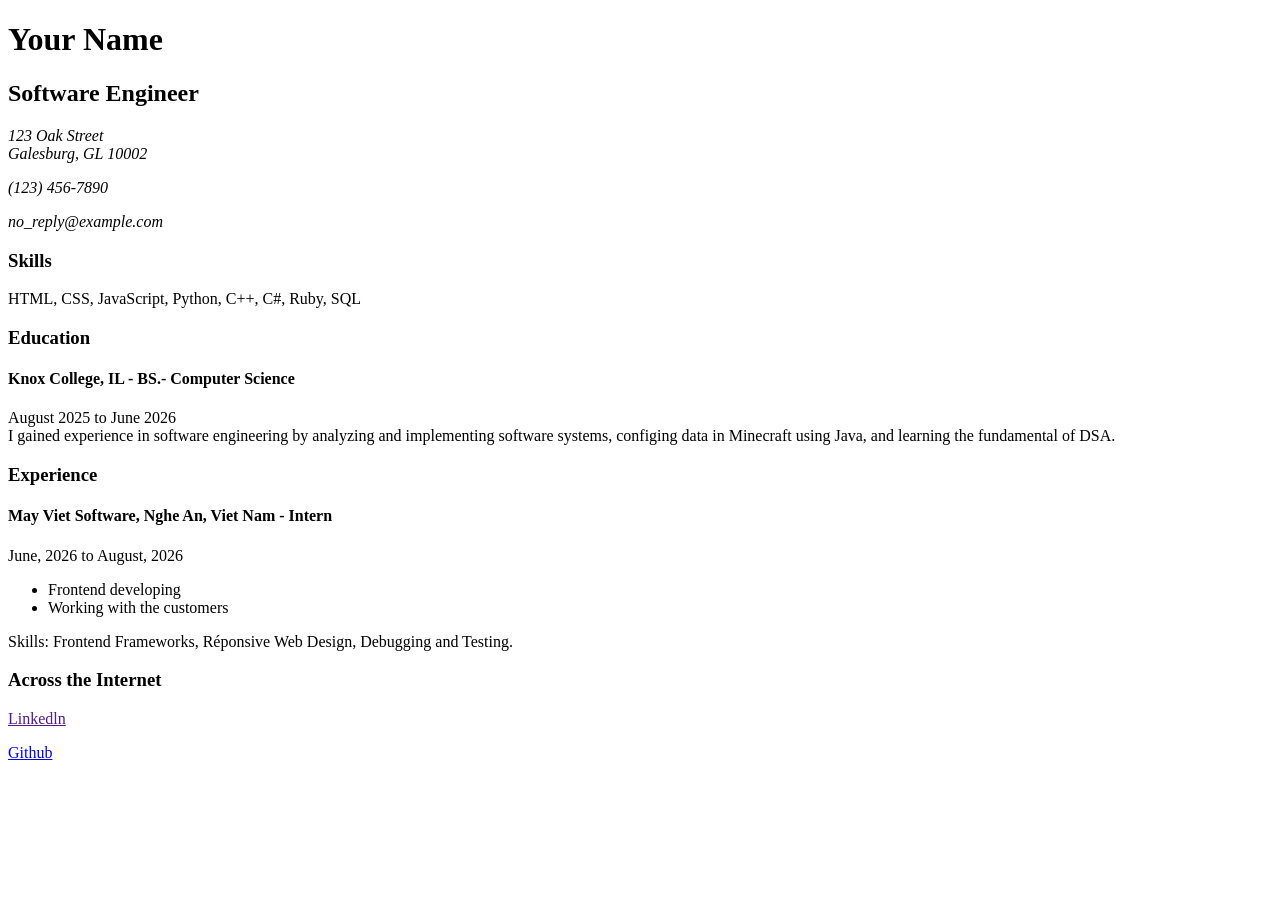
<file: frontend-projects/01-Single Page CV/index.html>
<!DOCTYPE html>
<html lang="en">
<head>
    <meta charset="UTF-8">
    <meta name="viewport" content="width=device-width, initial-scale=1.0">
    <title>Manh Dinh</title>
</head>
<body>
    <header>
        <div class="contact-info">
            <h1>Your Name</h1>
            <h2>Software Engineer</h2>

            <address>
                123 Oak Street<br />
                Galesburg, GL 10002
                <p>(123) 456-7890</p>
                <p>no_reply@example.com</p>
            </address>
        </div>
    </header>

    <main>
        <section class="Skills">
            <h3>Skills</h3>
            <p>HTML, CSS, JavaScript, Python, C++, C#, Ruby, SQL</p>
        </section>

        <section class="Education">
            <h3>Education</h3>
            <h4>Knox College, IL - BS.- Computer Science</h4>
            <p>August 2025 to June 2026 <br />
               I gained experience in software engineering by analyzing and implementing software systems, configing data in Minecraft using Java, and  learning the fundamental of DSA.
            </p>
        </section>

        <section class="Experience">
            <h3>Experience</h3>
            <h4>May Viet Software, Nghe An, Viet Nam - Intern</h4>
            <p>June, 2026 to August, 2026</p>
        <ul>
            <li>Frontend developing</li>
            <li>Working with the customers</li>
        </ul>
        <p>Skills: Frontend Frameworks, Réponsive Web Design, Debugging and Testing.</p>
        </section>

        <section class="Accross the Internet">
            <h3>Across the Internet</h3>
            <p> <a href="">Linkedln</a></p>
            <p> <a href="https://github.com/mdinh18">Github</a></p>

        </section>
    </main>

</body>
</html>
</file>
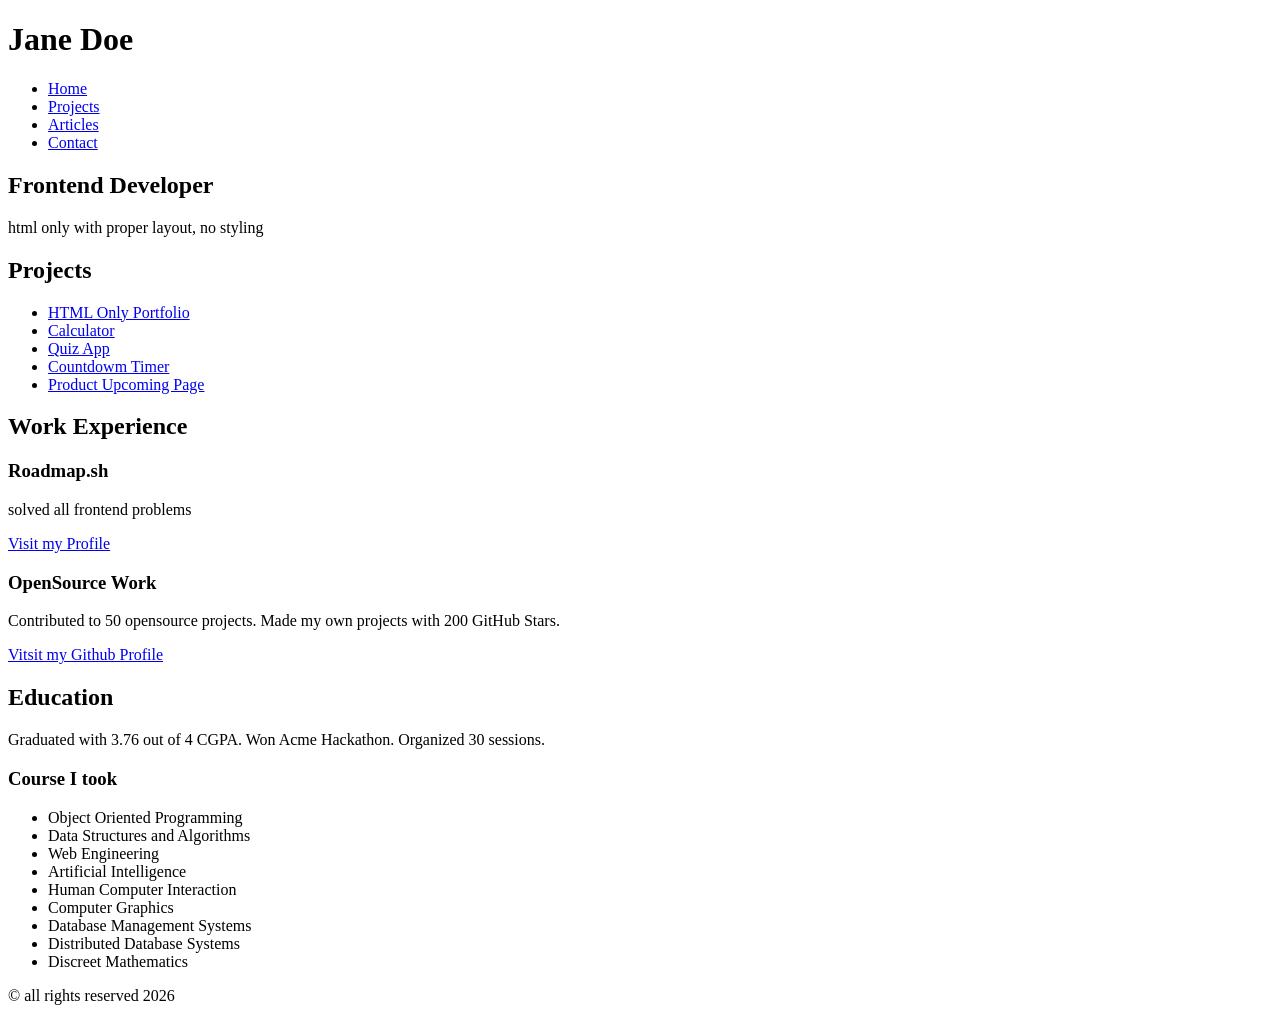
<file: frontend-projects/02-BasicHTMLWebsite/index.html>
<!DOCTYPE html>
<html lang="en">
<head>
    <meta charset="UTF-8">
    <meta name="viewport" content="width=device-width, initial-scale=1.0">
    
    <title>Home | Jane Doe Portfolio</title>
    <meta name="description" content="Welcome to Jane Doe's personal portfolio website. Explore my projects, articles, and get in touch.">
    <meta name="keywords" content="portfolio, web developer, projects, articles, contact, Jane Doe">
    <meta name="author" content="Jane Doe">
</head>

<body>
    <header>
        <h1>Jane Doe</h1>

        <nav aria-label="Main navigation">
            <ul>
                <li><a href="index.html" aria-current="page">Home</a></li>
                <li><a href="projects.html">Projects</a></li>
                <li><a href="articles.html">Articles</a></li>
                <li><a href="contact.html">Contact</a></li>
            </ul>
        </nav>
    </header>

    <main>
        <section aria-labelledby="hero-heading">
            <h1 id="hero-heading">Frontend Developer</h1>
            <p>html only with proper layout, no styling</p>
        </section>

        <section aria-label="Summary">
            <section aria-labelledby="project-headings">
                <h2 id="project-headings">Projects</h2>
                <ul>
                    <li><a href="projects.html">HTML Only Portfolio</a></li>
                    <li><a href="projects.html">Calculator</a></li>
                    <li><a href="projects.html">Quiz App</a></li>
                    <li><a href="projects.html">Countdowm Timer</a></li>
                    <li><a href="projects.html">Product Upcoming Page</a></li>
                </ul>
            </section>
            
            <section aria-labelledby="experience-headings">
                <h2 id="experience-headings"> Work Experience</h2>

                <article>
                    <h3>Roadmap.sh</h3>
                    <p>solved all frontend problems</p>
                    <a href="projects.html">Visit my Profile</a>
                </article>

                <article>
                    <h3>OpenSource Work</h3>
                    <p>Contributed to 50 opensource projects. Made my own projects with 200 GitHub Stars.</p>
                    <a href="projects.html">Vitsit my Github Profile</a>
                </article>
            </section>

            <section aria-labelledby="education-headings">
                <h2 id="education-headings">Education</h2>
                <p>Graduated with 3.76 out of 4 CGPA. Won Acme Hackathon. Organized 30 sessions.</p>
                <h3>Course I took</h3>
                <ul>
                    <li>Object Oriented Programming</li>
                    <li>Data Structures and Algorithms</li>
                    <li>Web Engineering</li>
                    <li>Artificial Intelligence</li>
                    <li>Human Computer Interaction</li>
                    <li>Computer Graphics</li>
                    <li>Database Management Systems</li>
                    <li>Distributed Database Systems</li>
                    <li>Discreet Mathematics</li>
                </ul>
            </section>
        </section>
    </main>
    
    <footer>
        <p>&copy; all rights reserved 2026</p>
    </footer>
</body>
</html>
</file>
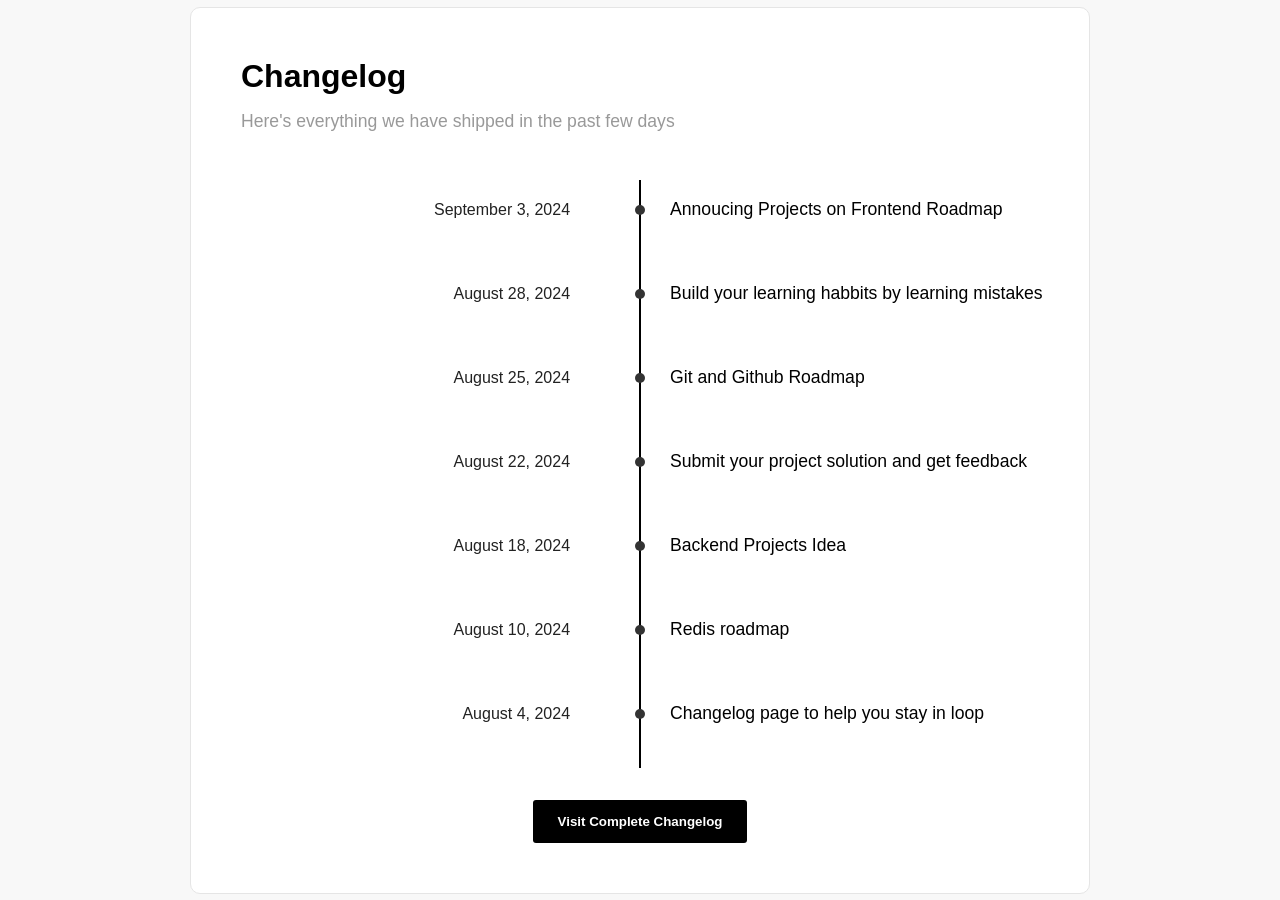
<file: frontend-projects/03-Changelog/index.html>
<!DOCTYPE html>
<html lang="en">
<head>
    <meta charset="UTF-8">
    <meta name="viewport" content="width=device-width, initial-scale=1.0">
    <title>Change log</title>
    <link rel="stylesheet" href="style.css">
</head>
<body>
    <main class="main-container">
        <div class="changelog-header">
            <h1>Changelog</h1>
            <p>Here's everything we have shipped in the past few days</p>
        </div>

        <div class="timeline">
            <div class="timeline-entry">
                <p class="date">September 3, 2024</p>
                <p class="entry">Annoucing Projects on Frontend Roadmap</p>
            </div>
            <div class="timeline-entry">
                <p class="date">August 28, 2024</p>
                <p class="entry">Build your learning habbits by learning mistakes</p>
            </div>
            <div class="timeline-entry">
                <p class="date">August 25, 2024</p>
                <p class="entry">Git and Github Roadmap</p>
            </div>
            <div class="timeline-entry">
                <p class="date">August 22, 2024</p>
                <p class="entry">Submit your project solution and get feedback</p>
            </div>
            <div class="timeline-entry">
                <p class="date">August 18, 2024</p>
                <p class="entry">Backend Projects Idea</p>
            </div>
            <div class="timeline-entry">
                <p class="date">August 10, 2024</p>
                <p class="entry">Redis roadmap</p>
            </div>
            <div class="timeline-entry">
                <p class="date">August 4, 2024</p>
                <p class="entry">Changelog page to help you stay in loop</p>
            </div>
        </div>
        <button class="changelog-button">Visit Complete Changelog</button>
    </main>
</body>
</html>
</file>
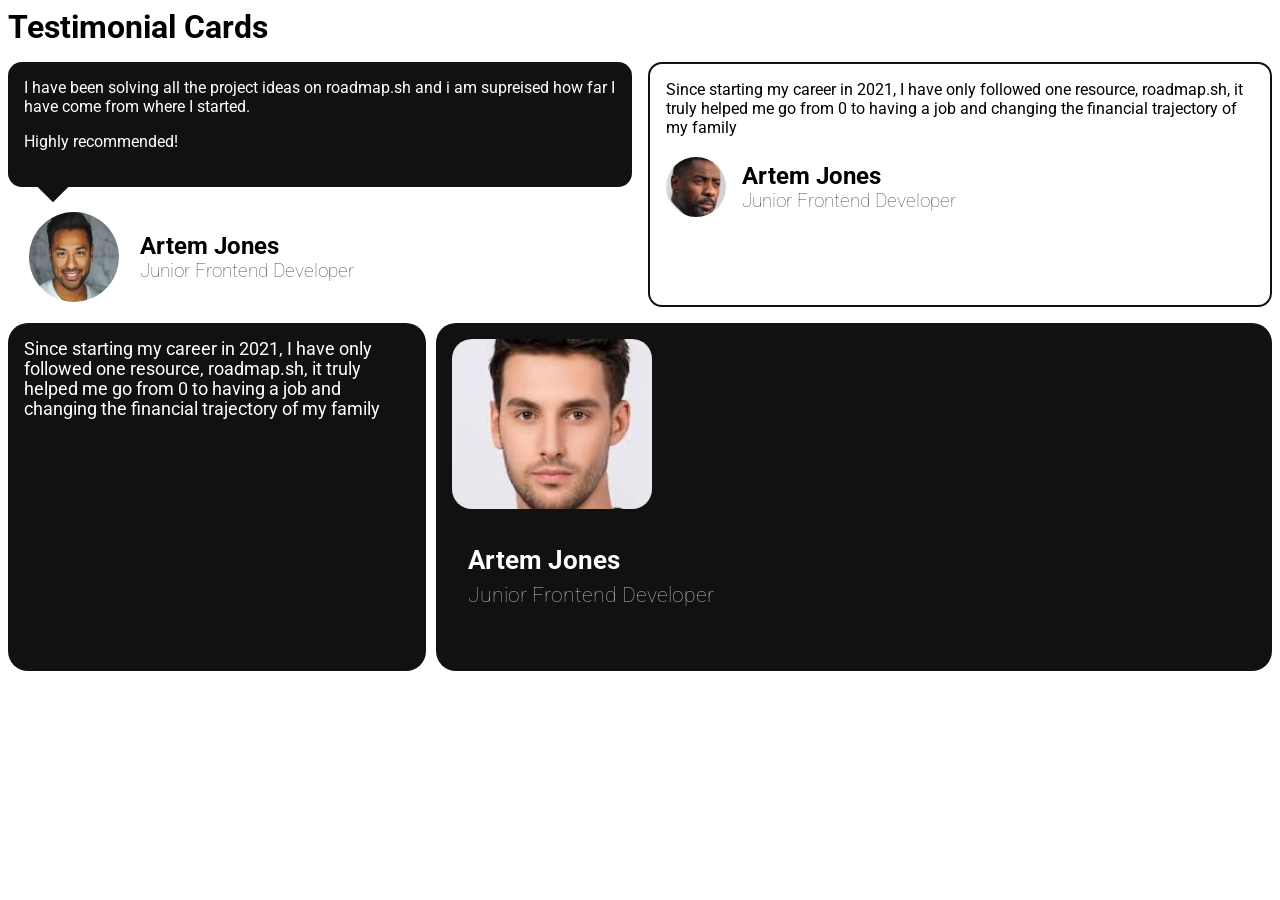
<file: frontend-projects/04-Testimonial cards/index.html>
<!DOCTYPE html>
<html lang="en">
<head>
    <meta charset="UTF-8">
    <meta name="viewport" content="width=device-width, initial-scale=1.0">
    <title>Testimonial Cards</title>
    <link rel="stylesheet" href="style.css">
</head>
<body>
    <h1>Testimonial Cards</h1>

    <div class="container">
        <div class="first">
            <div class="msg">
                <p>I have been solving all the project ideas on roadmap.sh and i am supreised how far I have come from where I started.</p>
                <p>Highly recommended!</p>
            </div>
            <div class="person">
                <img src="brown1.jpeg" alt="pfp">
                <div>
                    <h2>Artem Jones</h2>
                    <h3>Junior Frontend Developer</h3>
                </div>
            </div>
        </div>

        <div class="second">
            <div class="msg">
                <p>
                Since starting my career in 2021, I have only followed one resource,
            roadmap.sh, it truly helped me go from 0 to having a job and
            changing the financial trajectory of my family
                </p>
            </div>
            <div class="person">
                <img src="black1.jpeg" alt="pfp">
                <div>
                    <h2>Artem Jones</h2>
                    <h3>Junior Frontend Developer</h3>
                </div>
            </div>
        </div>

        <div class="third">
            <div class="msg">
                <p>
                Since starting my career in 2021, I have only followed one resource,
            roadmap.sh, it truly helped me go from 0 to having a job and
            changing the financial trajectory of my family
                </p>
            </div>

            <div class="person">
                <img src="white1.jpeg" alt="pfp">
                <div>
                    <h2>Artem Jones</h2>
                    <h3>Junior Frontend Developer</h3>
                </div>
            </div>
        </div>
    </div>
</body>
</html>
</file>
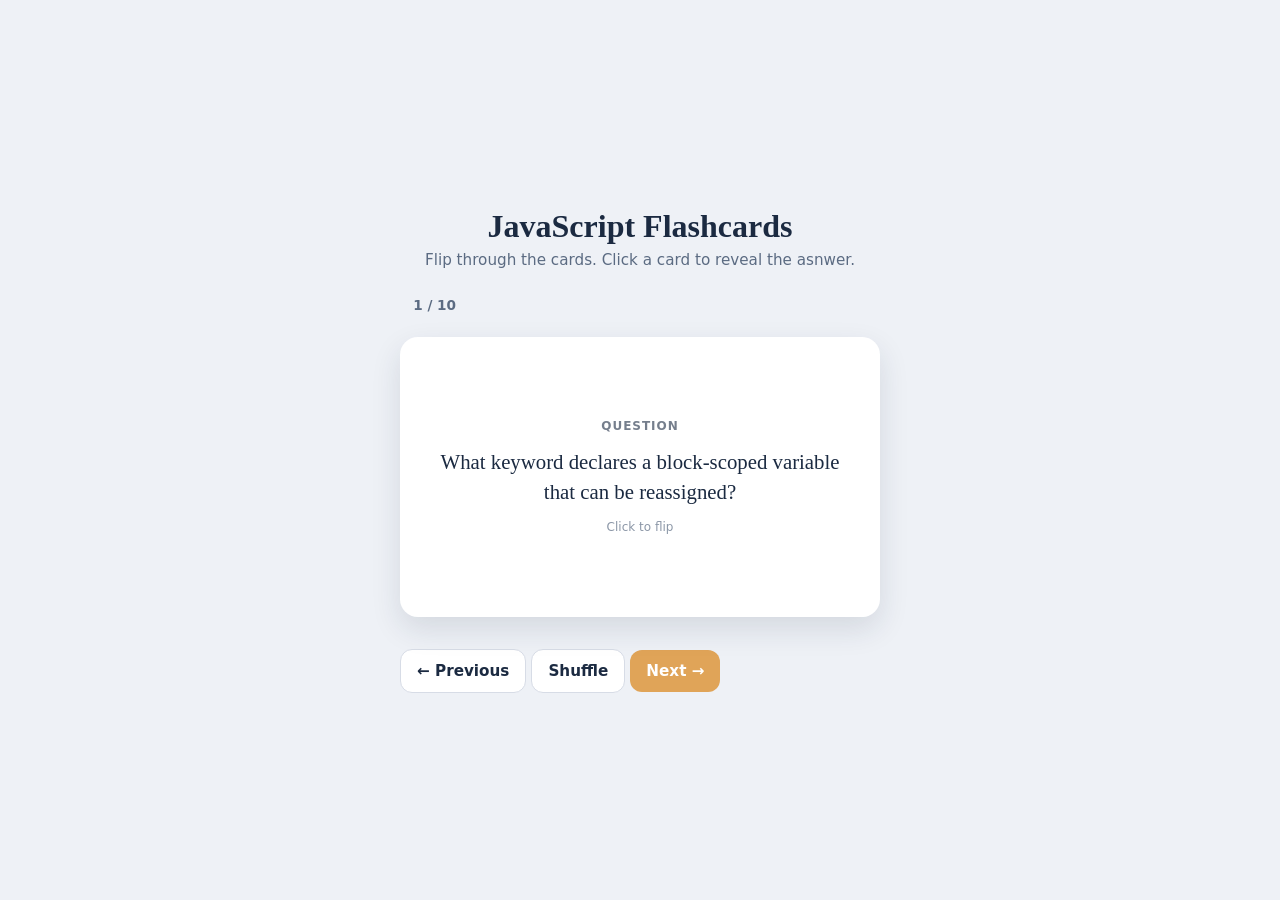
<file: frontend-projects/08-Flash Cards App/index.html>
<!DOCTYPE html>
<html lang="en">
<head>
    <meta charset="UTF-8">
    <meta name="viewport" content="width=device-width, initial-scale=1.0">
    <title>Flash Cards</title>
    <link rel="stylesheet" href="style.css">
</head>
<body>
    
    <main class="app">
        <header class="app-header">
            <h1>JavaScript Flashcards</h1>
            <p class="subtitle">Flip through the cards. Click a card to reveal the asnwer.</p>
        </header>

        <section class="progress-wrap">
            <div class="progrgess-track">
                <div id="progress-fill" class="progress-fill"></div>
            </div>
            <span id="progress-label" class="progress-label">1/10</span>
        </section>


        <section class="card-stage">
            <button id="card" class="card">
                <div class="card-inner">
                    <div class="card-face card-front">
                        <span class="card-tag">Question</span>
                        <p id="question-text" class="card-text"></p>
                        <span class="flip-hint">Click to flip</span>
                    </div>

                    <div class="card-face card-back">
                        <span class="card-tag">Answer</span>
                        <p id="answer-text" class="card-text"></p>
                        <span class="flip-hint">Click to flip</span>
                    </div>
                </div>
            </button>
        </section>

        <section class="conttrol">
            <button id="prev-btn" class="btn btn-secondary">← Previous</button>
            <button id="shuffle-btn" class="btn btn-secondary">Shuffle</button>
            <button id="next-btn" class="btn btn-primary">Next →</button>
        </section>
    </main>

    <script src="main.js"></script>

</body>
</html>
</file>
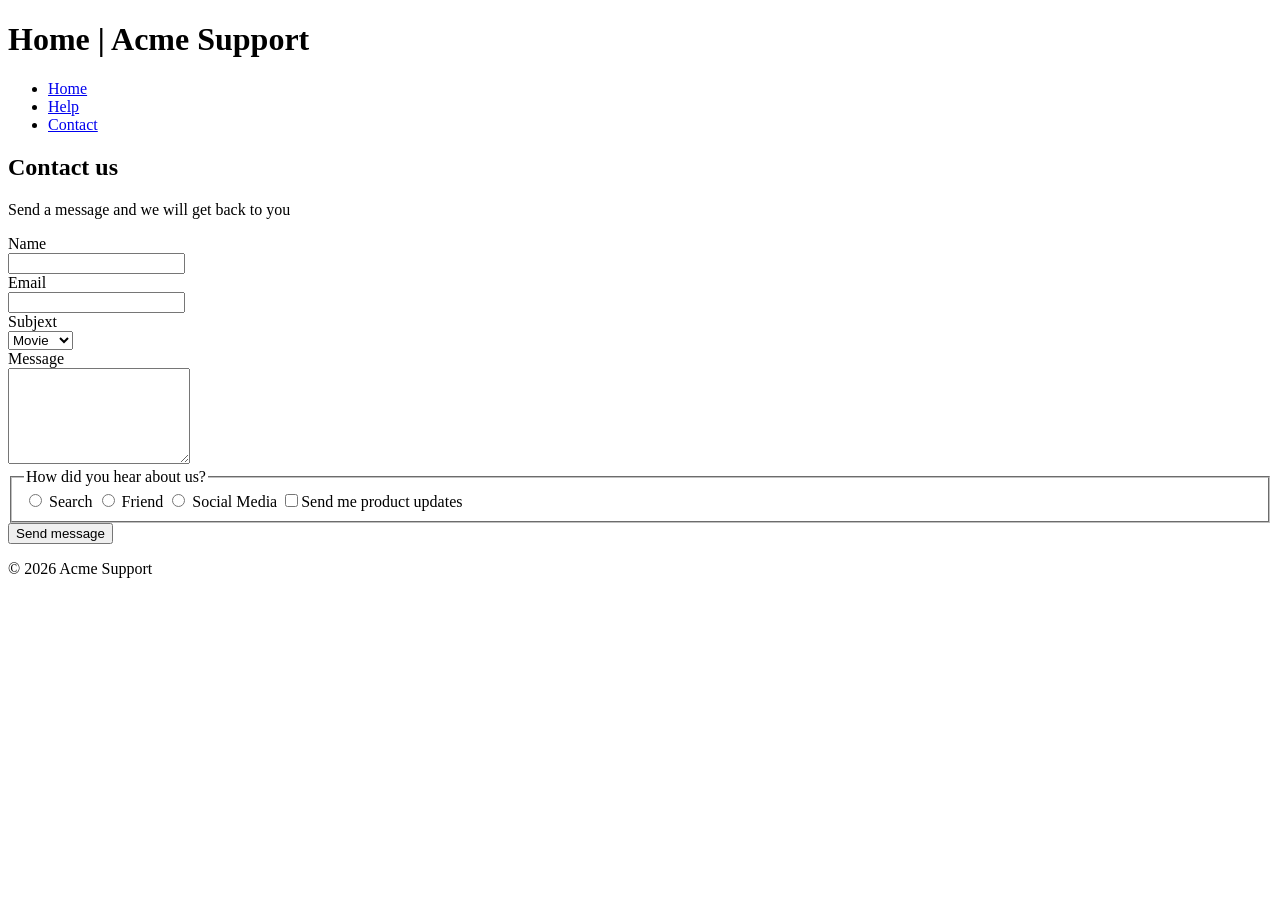
<file: frontend-projects/09-Contact Form/index.html>
<!DOCTYPE html>
<html lang="en">
<head>
    <meta charset="UTF-8">
    <meta name="viewport" content="width=device-width, initial-scale=1.0">
    <title>Contact Info</title>
</head>
<body>  
    <header>
        <h1>Home | Acme Support</h1>
        <nav aria-label="Main navigation">
            <ul>
                <li><a href="index.html" aria-current="page">Home</a></li>
                <li><a href="#">Help</a></li>
                <li><a href="#">Contact</a></li>
            </ul>
        </nav>
    </header>

    <div class="Contact-section">
        <h2>Contact us</h2>
        <p>Send a message and we will get back to you</p>

        <form action="#" method="post">
                <div>
                    <label for="name">Name</label><br>
                    <input type="text" id="name" name="name" required>
                </div>
                <div>
                    <label for="email">Email</label><br>
                    <input type="email" id="email" name="email" required>
                </div>
                <div>
                    <label for="subject">Subjext</label><br>
                    <select name="" id="subject"required>
                        <option value="movie">Movie</option>
                        <option value="books">Books</option>
                        <option value="games">Games</option>
                    </select>
                </div>
                <div>
                    <label for="message">Message</label><br>
                    <textarea name="message" id="message" rows="6" minlength="10"></textarea>
                </div>

                <fieldset required>
                    <legend>How did you hear about us?</legend>
                    <label><input type="radio" name="contact" value="email"> Search</label>
                    <label><input type="radio" name="contact" value="phone"> Friend</label>
                    <label><input type="radio" name="contact" value="phone"> Social Media</label>
                    <label><input type="checkbox" name="optional-checkbox" value="updates">Send me product updates</label>
                </fieldset>

                <div>
                    <button type="submit">Send message</button>
                </div>

        </form>
    </div>

     <footer>
        <p>&copy; 2026 Acme Support</p>
    </footer>   
</body>
</html>
</file>
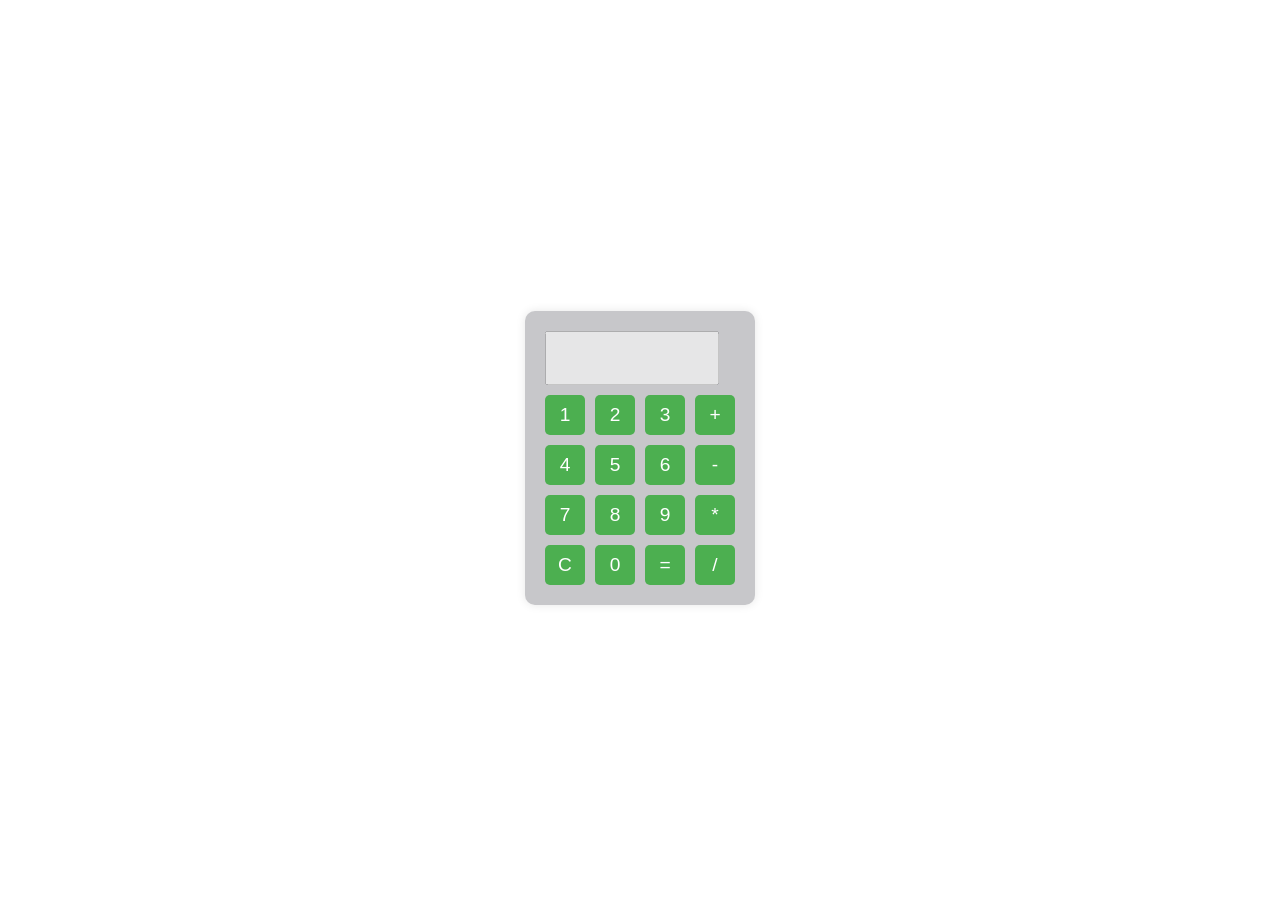
<file: frontend-projects/calculator/index.html>
<!DOCTYPE html>
<html lang="en">
<head>
    <meta charset="UTF-8">
    <meta name="viewport" content="width=device-width, initial-scale=1.0">
    <title>Calculator</title>
    <link rel="stylesheet" href="style.css">
    <script src="calculator.js"></script>
</head>
<body>
    <div class="calculator">
        <input type="text" class="display" id="display" disabled>
        <div class="buttons">
            <button onclick="appendNumber('1')">1</button>
            <button onclick="appendNumber('2')">2</button>
            <button onclick="appendNumber('3')">3</button>
            <button onclick="setOperator('+')">+</button>

            <button onclick="appendNumber('4')">4</button>
            <button onclick="appendNumber('5')">5</button>
            <button onclick="appendNumber('6')">6</button>
            <button onclick="setOperator('-')">-</button>

            <button onclick="appendNumber('7')">7</button>
            <button onclick="appendNumber('8')">8</button>
            <button onclick="appendNumber('9')">9</button>
            <button onclick="setOperator('*')">*</button>

            <button onclick="clearDisplay()">C</button>
            <button onclick="appendNumber('0')">0</button>
            <button onclick="calculate()">=</button>
            <button onclick="setOperator('/')">/</button>

        </div>
    </div>
</body>
</html>
</file>
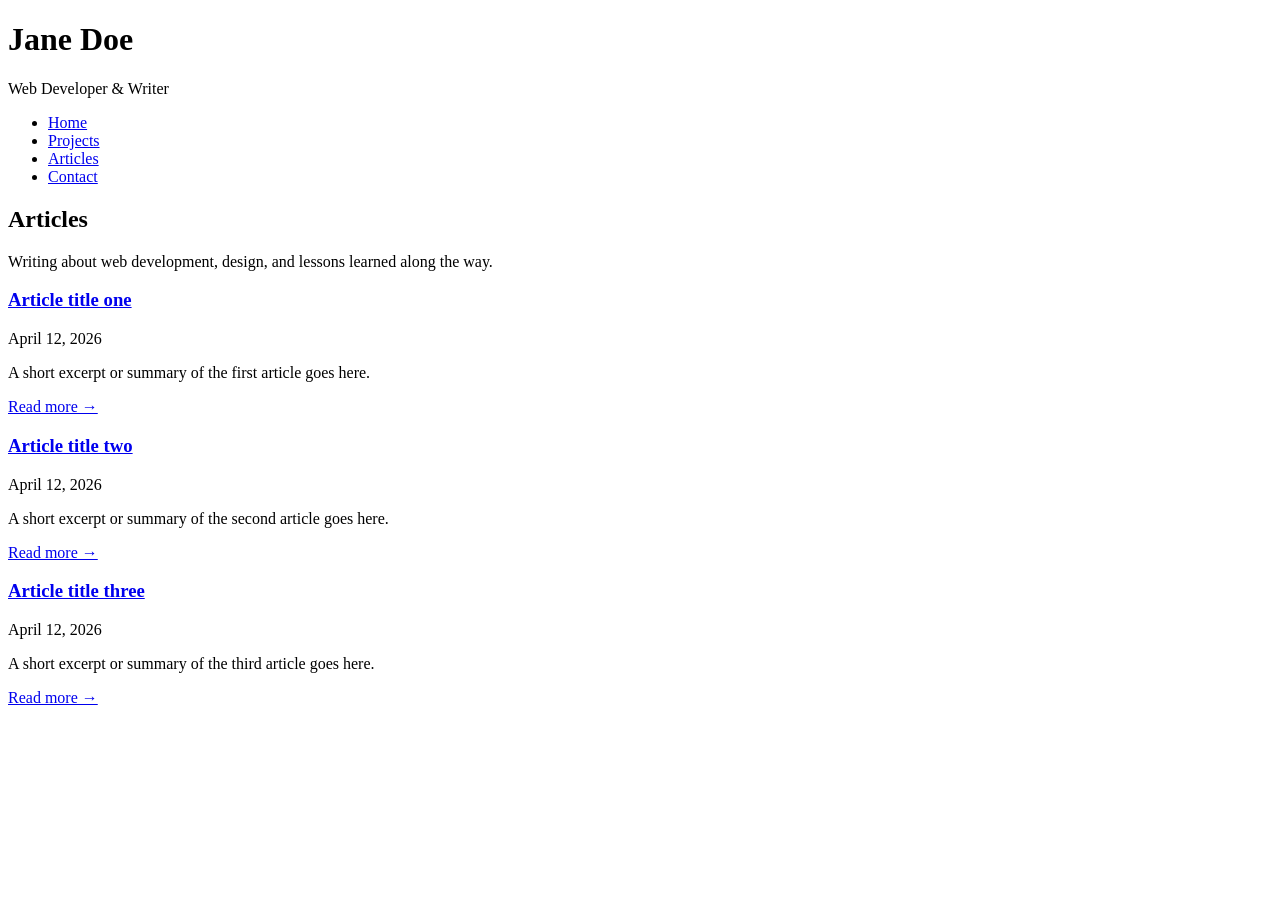
<file: frontend-projects/02-BasicHTMLWebsite/articles.html>
<!DOCTYPE html>
<html lang="en">
<head>
    <meta charset="UTF-8">
    <meta name="viewport" content="width=device-width, initial-scale=1.0">

    <title>Articles | Jane Doe Portfolio</title>
    <meta name="description" content="Articles and blog posts by Jane Doe about web development, design, and technology.">
    <meta name="keywords" content="articles, blog, web development, writing, tutorials, Jane Doe">
    <meta name="author" content="Jane Doe">
</head>
<body>
    <header>
        <h1>Jane Doe</h1>
        <p>Web Developer &amp; Writer</p>

        <nav aria-label="Main navigation">
            <ul>
                <li><a href="index.html" >Home</a></li>
                <li><a href="projects.html">Projects</a></li>
                <li><a href="articles.html"aria-current="page">Articles</a></li>
                <li><a href="contact.html">Contact</a></li>
            </ul>
        </nav>
    </header>
    <main>
        <h2>Articles</h2>
        <p>Writing about web development, design, and lessons learned along the way.</p>

        <section aria-labelledby="Article list">
            <article>
                <h3><a href="#">Article title one</a></h3>
                <p><time datetime="2026-04-12">April 12, 2026</time></p>
                <p>A short excerpt or summary of the first article goes here.</p>
                <a href="#">Read more &rarr;</a>
            </article>

            <article>
                <h3><a href="#">Article title two</a></h3>
                <p><time datetime="2026-04-12">April 12, 2026</time></p>
                <p>A short excerpt or summary of the second article goes here.</p>
                <a href="#">Read more &rarr;</a>
            </article>

            <article>
                <h3><a href="#">Article title three</a></h3>
                <p><time datetime="2026-04-12">April 12, 2026</time></p>
                <p>A short excerpt or summary of the third article goes here.</p>
                <a href="#">Read more &rarr;</a>
            </article>
        </section>
    </main>
</body>
</html>
</file>
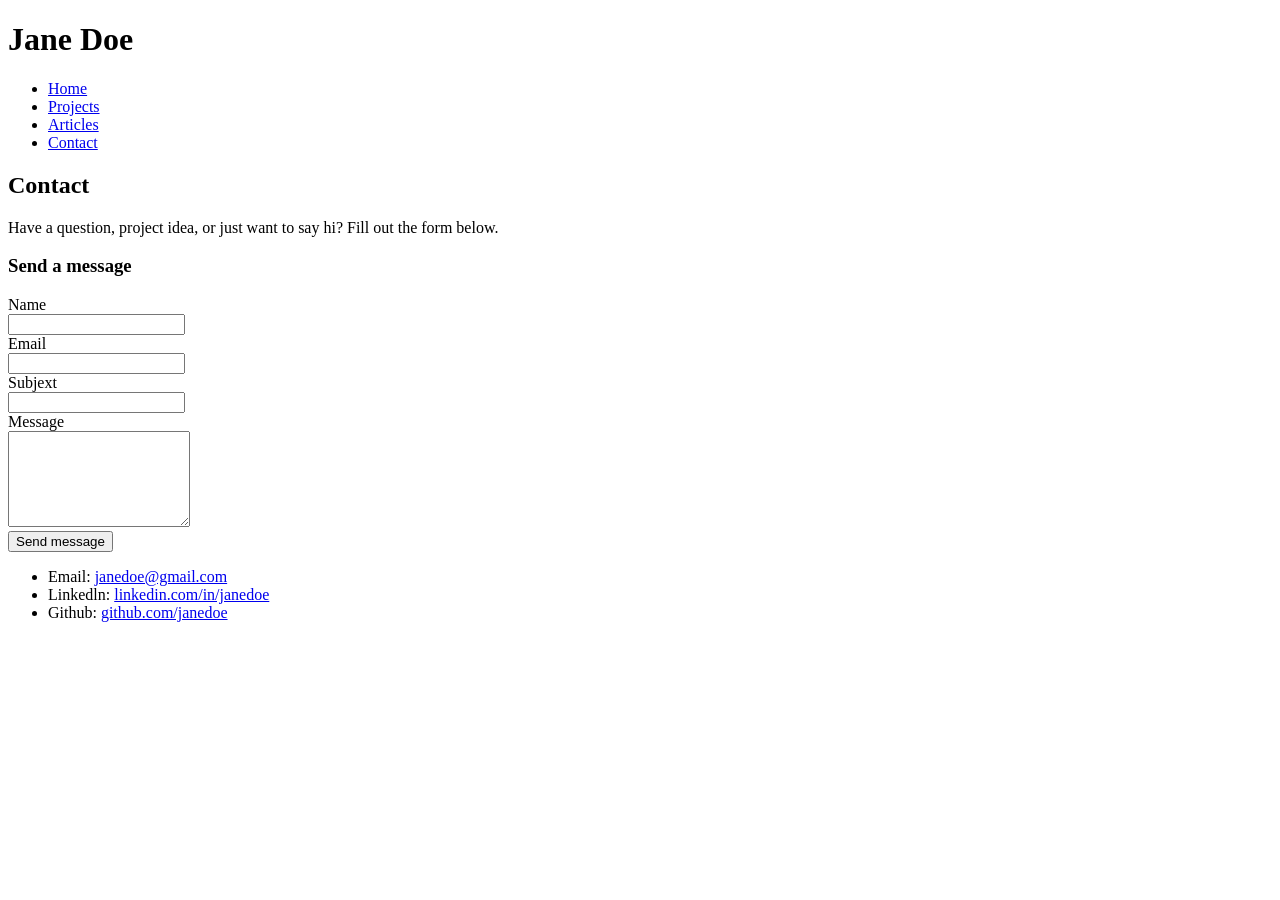
<file: frontend-projects/02-BasicHTMLWebsite/contact.html>
<!DOCTYPE html>
<html lang="en">
<head>
    <meta charset="UTF-8">
    <meta name="viewport" content="width=device-width, initial-scale=1.0">

    <title>Contact | Jane Doe Portfolio</title>
    <meta name="description" content="Get in touch with Jane Doe for collaborations, questions, or feedback via this contact form.">
    <meta name="keywords" content="contact, get in touch, email, form, Jane Doe">
    <meta name="author" content="Jane Doe">
</head>
<body>
    <header>
        <h1>Jane Doe</h1>

        <nav aria-label="Main navigation">
            <ul>
                <li><a href="index.html">Home</a></li>
                <li><a href="projects.html">Projects</a></li>
                <li><a href="articles.html">Articles</a></li>
                <li><a href="contact.html"aria-current="page">Contact</a></li>
            </ul>
        </nav>
    </header>

    <main>
        <h2>Contact</h2>
        <p>Have a question, project idea, or just want to say hi? Fill out the form below.</p>

        <section aria-labelledby="contact-form-heading">
            <h3 id="contact-form-headingg">Send a message</h3>

            <form action="#" method="post">
                <div>
                    <label for="name">Name</label><br>
                    <input type="text" id="name" name="name" required>
                </div>
                <div>
                    <label for="email">Email</label><br>
                    <input type="email" id="email" name="email" required>
                </div>
                <div>
                    <label for="subject">Subjext</label><br>
                    <input type="text" id="subject" name="subject" required>
                </div>
                <div>
                    <label for="message">Message</label><br>
                    <textarea name="message" id="message" rows="6" required></textarea>
                </div>
                <div>
                    <button type="submit">Send message</button>
                </div>
            </form>
        </section>

        <section aria-labelledby="other-ways-heading">
            <ul>
                <li>Email: <a href="#">janedoe@gmail.com</a></li>
                <li>Linkedln: <a href="#">linkedin.com/in/janedoe</a></li>
                <li>Github: <a href="#">github.com/janedoe</a></li>
            </ul>
        </section>
    </main>

</body>
</html>
</file>
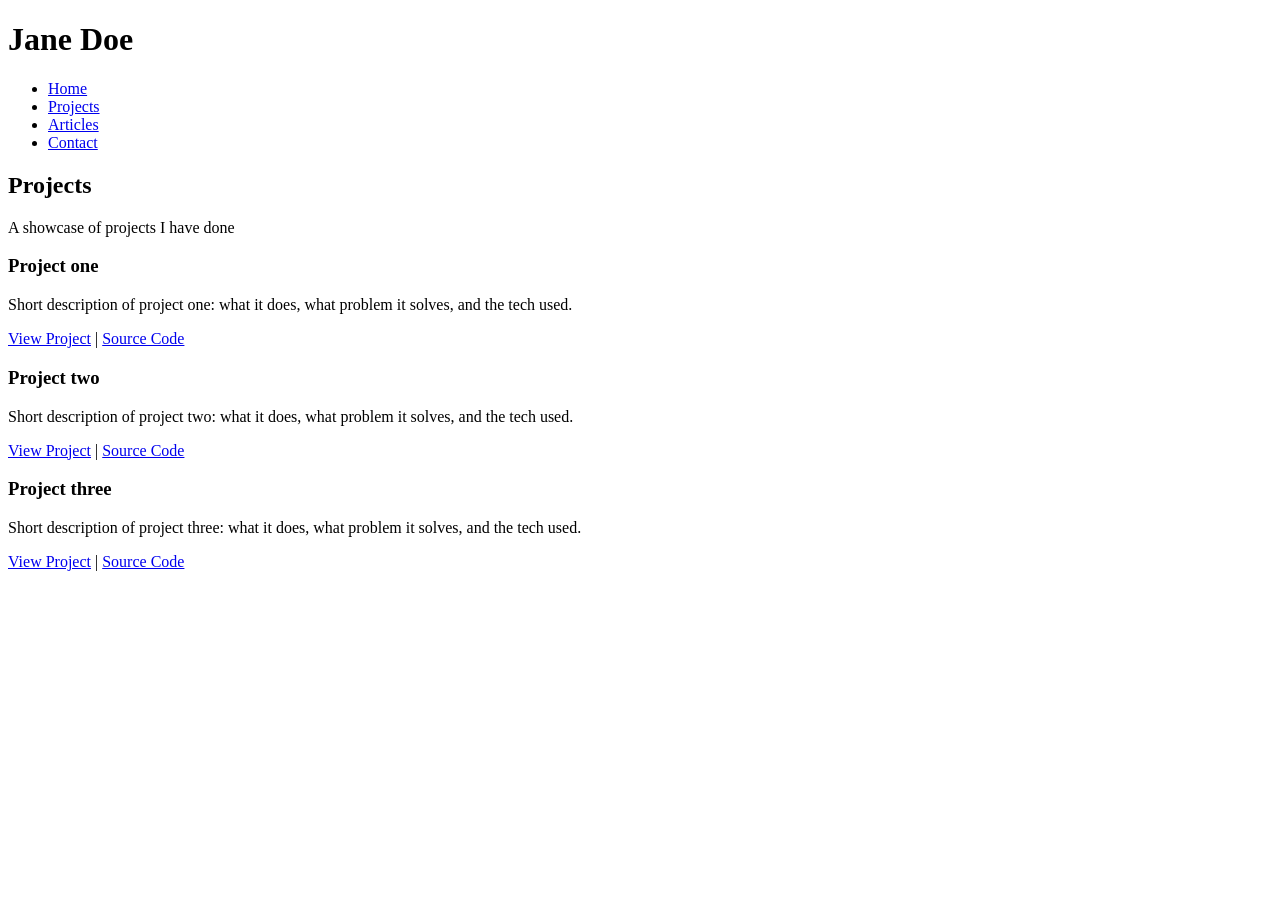
<file: frontend-projects/02-BasicHTMLWebsite/projects.html>
<!DOCTYPE html>
<html lang="en">
<head>
    <meta charset="UTF-8">
    <meta name="viewport" content="width=device-width, initial-scale=1.0">
    <title>Projects | Jane Doe Portfolio</title>
    <meta name="description" content="A showcase of web development projects built by Jane Doe, including tools, apps, and websites.">
    <meta name="keywords" content="projects, portfolio, web development, case studies, Jane Doe">
    <meta name="author" content="Jane Doe">
</head>
<body>
    <header>
        <h1>Jane Doe</h1>

        <nav aria-label="Main navigation">
            <ul>
                <li><a href="index.html">Home</a></li>
                <li><a href="projects.html"aria-current="page">Projects</a></li>
                <li><a href="articles.html">Articles</a></li>
                <li><a href="contact.html">Contact</a></li>
            </ul>
        </nav>
    </header>

    <main>
        <h2>Projects</h2>
        <p>A showcase of projects I have done</p>

        <section id="Project List">
            <div>
                <h3>Project one</h3>
                <p>Short description of project one: what it does, what problem it solves, and the tech used.</p>
                <p>
                    <a href="#">View Project</a> |
                    <a href="#">Source Code</a>
                </p>
            </div>
            <div>
                <h3>Project two</h3>
                <p>Short description of project two: what it does, what problem it solves, and the tech used.</p>
                <p>
                    <a href="#">View Project</a> |
                    <a href="#">Source Code</a>
                </p>
            </div>
            <div>
                <h3>Project three</h3>
                <p>Short description of project three: what it does, what problem it solves, and the tech used.</p>
                <p>
                    <a href="#">View Project</a> |
                    <a href="#">Source Code</a>
                </p>
            </div>
        </section>
    </main>
</body>
</html>
</file>
<file: frontend-projects/03-Changelog/style.css>
*{
    border: 0;
    margin: 0;
    box-sizing: border-box;
}

body{
    font-family: Arial, Helvetica, sans-serif;
    background-color: #f8f8f8;
    display: flex;
    justify-content: center;
    align-items: center;
    min-height: 100vh;
    margin: 0;
}
.main-container{
    background-color: #fff;
    border: 1px solid #e5e5e5;
    border-radius: 10px;
    padding: 50px;
    width: 100%;
    max-width: 900px;
    box-shadow: 0px 2px 4px rightrgba(0, 0, 0, 0.05);
}
.changelog-header{
    text-align: centre;
    margin-bottom: 3rem;
}
.changelog-header h1{
    font-family: 2.5rem;
    font-weight: bold;
    margin-bottom: 1rem;
}
.changelog-header p {
  color: #999;
  font-size: 1.1rem;
}
.timeline{
    position: relative;
    margin-bottom: 2rem;
    display: flex;
    flex-direction: column;
    align-items: center;
}
.timeline::before{
    content: "";
    position:absolute;
    top: 0;
    left: 50%;
    transform: translateX(-50%);
    width: 2px;
    height: 100%;
    background-color: black;
}

.timeline-entry {
  display: flex;
  justify-content: center;
  align-items: center;
  margin-bottom: 1.5rem;
  width: 100%;
  position: relative;
  height: 60px;
}

.date {
  width: 45%;
  padding-right: 50px;
  text-align: right;
  font-size: 1rem;
  color: #222;
  line-height: 1;
  display: flex;
  justify-content: flex-end;
  align-items: center;
}

.timeline-entry .date::after {
  content: "";
  position: absolute;
  top: 50%;
  left: 50%;
  transform: translate(-50%, -50%);
  width: 10px;
  height: 10px;
  background-color: #333;
  border-radius: 50%;
  z-index: 1;
}

.entry {
  width: 50%;
  padding-left: 50px;
  font-size: 1.1rem;
  line-height: 1;
  text-align: left;
  white-space: nowrap;
}
.changelog-button{
    background-color: black;
    color: #fff;
    font-weight: bold;
    padding: 14px 25px;
    margin: 0 auto;
    display: block;
    cursor: pointer;
    border-radius: 3px;
}
.changelog-button:hover{
    background-color: #333;
}
</file>
<file: frontend-projects/04-Testimonial cards/style.css>
@import url("https://fonts.googleapis.com/css2?family=Roboto:wght@400;700&display=swap");

*{
  margin: 0;
  padding: 0;
  box-sizing: border-box;
}

body {
  font-family: "Roboto", Arial, Helvetica, sans-serif;
  margin: 0.5rem;
}
img {
  width: 200px;
  height: 170px;
}

h1 {
  margin-bottom: 1rem;
}

h3 {
  font-weight: 100;
  color: #555;
}
.container{
    display:grid;
    grid-template-columns: repeat(2, 1fr);
    gap: 1rem;
}

/*first cards*/

.first{
    display: flex;
    flex-direction: column;
    row-gap: 20px;
}
.first .msg{
    position: relative
    padding 1rem;
    color:#020101;
    border-radius: 14px;
    height: 144px;
    
}
.first .msg {
  position: relative;
  padding: 1rem;
  background-color: #111;
  color: #fff;
  border-radius: 14px;
  height: 125px;
}

.first .msg p:first-child {
  margin-bottom: 1rem;
}
.first .msg::after{
    content: "";
    position: absolute;
    height: 50px;
    width: 50px;
    left: 20px;
    top: 80px;
    rotate: 45deg;
    z-index: -1;
    background-color: #111;
}

.first .person {
  display: flex;
  align-items: center;
  gap: 1rem;
}

.first .person img {
  padding: 5px; 
  width: 100px;
  height: 100px;
  margin-left: 1rem;
  border-radius: 50%;
}

/*second*/
.second {
  display: flex;
  flex-direction: column;
  row-gap: 20px;
  border: #111 2px solid;
  padding: 1rem;
  border-radius: 14px;
}
.second .person {
  display: flex;
  align-items: center;
  gap: 1rem;
}

.second .person img {
  width: 60px;
  height: 60px;
  border-radius: 50%;
}

/*third*/

.third{
    grid-column: 1/ span 2;
    display: grid;
    grid-template-columns: 1fr 2fr;
    column-gap: 10px;
}
.third img{
   
    border-radius: 20px;
}
.third div {
  padding: 1rem;
  background-color: #111;
  color: #fff;
  font-size: 1.1rem;
  border-radius: 20px;
}
.third div h2 {
  margin-top: 1rem;
  margin-bottom: 0.5rem;
}

.third div h3 {
  margin-bottom: 2rem;
  color:rgb(171, 179, 186);
}
</file>
<file: frontend-projects/08-Flash Cards App/style.css>
:root {
  --color-bg: #EEF1F6;
  --color-surface: #FFFFFF;
  --color-ink: #1B2A41;
  --color-ink-soft: #5B6B82;
  --color-accent: #E0A458;
  --color-accent-dark: #C98A34;
  --color-back: #1B2A41;
  --color-back-text: #F4F6FA;
 
  --font-display: 'Fraunces', Georgia, serif;
  --font-body: 'Inter', system-ui, sans-serif;
 
  --radius: 18px;
  --shadow: 0 12px 30px rgba(27, 42, 65, 0.12);
}
* {
  box-sizing: border-box;
}
 
body {
  margin: 0;
  min-height: 100vh;
  background: var(--color-bg);
  font-family: var(--font-body);
  color: var(--color-ink);
  display: flex;
  align-items: center;
  justify-content: center;
  padding: 32px 16px;
}

.progress-track {
  height: 8px;
  background: #DCE2ED;
  border-radius: 999px;
  overflow: hidden;
}

.progress-fill {
  height: 100%;
  width: 10%; /* JavaScript will overwrite this inline */
  background: #E0A458;
  transition: width 0.3s ease;
}

/*all the styling*/
.app {
  width: 100%;
  max-width: 480px;
}

/*header*/
.app-header {
  text-align: center;
  margin-bottom: 28px;
}
 
.app-header h1 {
  font-family: var(--font-display);
  font-size: 2rem;
  margin: 0 0 6px;
}
 
.subtitle {
  margin: 0;
  color: var(--color-ink-soft);
  font-size: 0.95rem;
}

/*  Progress bar */
.progress-wrap {
  display: flex;
  align-items: center;
  gap: 12px;
  margin-bottom: 24px;
}
 
.progress-track {
  flex: 1;
  height: 8px;
  background: #DCE2ED;
  border-radius: 999px;
  overflow: hidden;
}
 
.progress-fill {
  height: 100%;
  width: 10%; /* JS updates this value */
  background: var(--color-accent);
  border-radius: 999px;
  transition: width 0.3s ease;
}
 
.progress-label {
  font-size: 0.85rem;
  font-weight: 600;
  color: var(--color-ink-soft);
  min-width: 44px;
  text-align: right;
}
/*  Card  */
.card-stage {
  perspective: 1200px; /* enables the 3D flip effect */
  margin-bottom: 28px;
}
 
.card {
  width: 100%;
  height: 280px;
  border: none;
  background: none;
  padding: 0;
  cursor: pointer;
  font: inherit;
}
 
.card-inner {
  position: relative;
  width: 100%;
  height: 100%;
  transition: transform 0.5s cubic-bezier(0.4, 0.2, 0.2, 1);
  transform-style: preserve-3d;
}
 
/* When the card has the "is-flipped" class, rotate it */
.card.is-flipped .card-inner {
  transform: rotateY(180deg);
}
 
.card-face {
  position: absolute;
  inset: 0;
  display: flex;
  flex-direction: column;
  align-items: center;
  justify-content: center;
  gap: 14px;
  padding: 32px 28px;
  border-radius: var(--radius);
  box-shadow: var(--shadow);
  backface-visibility: hidden; /* hides the reverse side of each face */
  text-align: center;
}
 
.card-front {
  background: var(--color-surface);
  color: var(--color-ink);
}
 
.card-back {
  background: var(--color-back);
  color: var(--color-back-text);
  transform: rotateY(180deg); /* pre-rotated so it faces "away" until flip */
}
 
.card-tag {
  font-size: 0.75rem;
  letter-spacing: 0.08em;
  text-transform: uppercase;
  font-weight: 600;
  opacity: 0.6;
}
 
.card-text {
  font-family: var(--font-display);
  font-size: 1.3rem;
  line-height: 1.4;
  margin: 0;
}
 
.flip-hint {
  font-size: 0.75rem;
  color: var(--color-ink-soft);
  opacity: 0.7;
}
 
.card-back .flip-hint {
  color: var(--color-back-text);
  opacity: 0.6;
}



/*  Controls  */
.controls {
  display: flex;
  gap: 10px;
}
 
.btn {
  flex: 1;
  padding: 12px 16px;
  border-radius: 12px;
  border: none;
  font-family: var(--font-body);
  font-weight: 600;
  font-size: 0.95rem;
  cursor: pointer;
  transition: transform 0.15s ease, background 0.15s ease;
}
 
.btn:active {
  transform: scale(0.97);
}
 
.btn-primary {
  background: var(--color-accent);
  color: #FFFFFF;
}
 
.btn-primary:hover {
  background: var(--color-accent-dark);
}
 
.btn-secondary {
  background: #FFFFFF;
  color: var(--color-ink);
  border: 1px solid #D7DCE6;
}
 
.btn-secondary:hover {
  background: #F5F7FA;
}
</file>
<file: frontend-projects/calculator/style.css>
:root{
    --primary-color: #fff;
    --secondary-color: #c7c7ca;
    --text-color: #aaaaaa;
    --button-color: #4CAF50;
    --button-hover-color:#45a049;
}
/*centre the calculator*/
body{
    font-family: Arial, sans-serif;
    display: flex;
    justify-content: center;
    align-items: center;
    height: 100vh;
    background-color: var(--primary-color);
}
/*overall lineout of the calculator*/
.calculator {
      background-color: var(--secondary-color);
      padding: 20px;
      border-radius: 10px;
      box-shadow: 0 0 10px rgba(0, 0, 0, 0.1);
}
/*styling for the display screen*/
.display {
      width: 160px;
      height: 40px;
      text-align: right;
      margin-bottom: 10px;
      font-size: 1.5em;
      padding: 5px;
    }
/*put buttons into grids*/
.buttons {
      display: grid;
      grid-template-columns: repeat(4, 40px);
      gap: 10px;
}
/*button style*/
.buttons button {
      width: 40px;
      height: 40px;
      font-size: 1.2em;
      border: none;
      background-color: var(--button-color);
      color: white;
      border-radius: 5px;
      cursor: pointer;
}
 /* Hover effect for the buttons */
.buttons button:hover {
      background-color: var(--button-hover-color);
}
</file>
